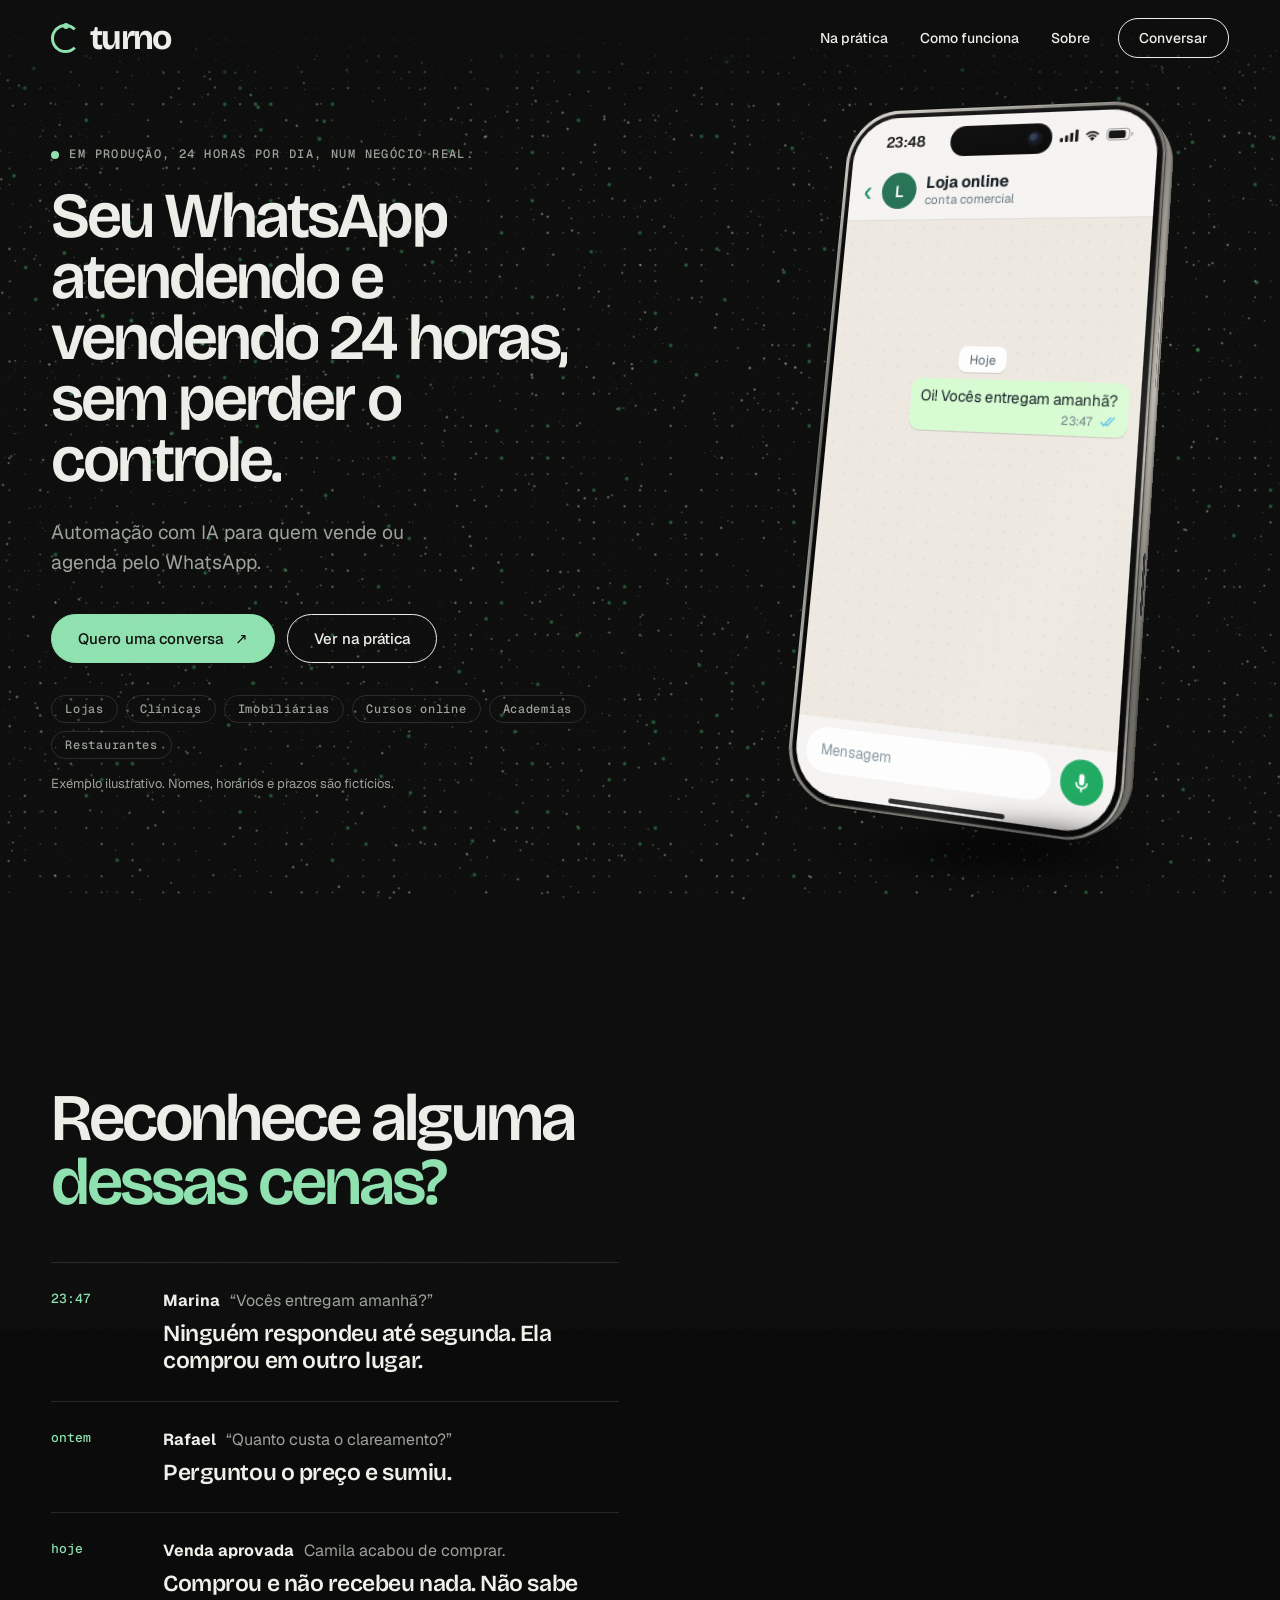
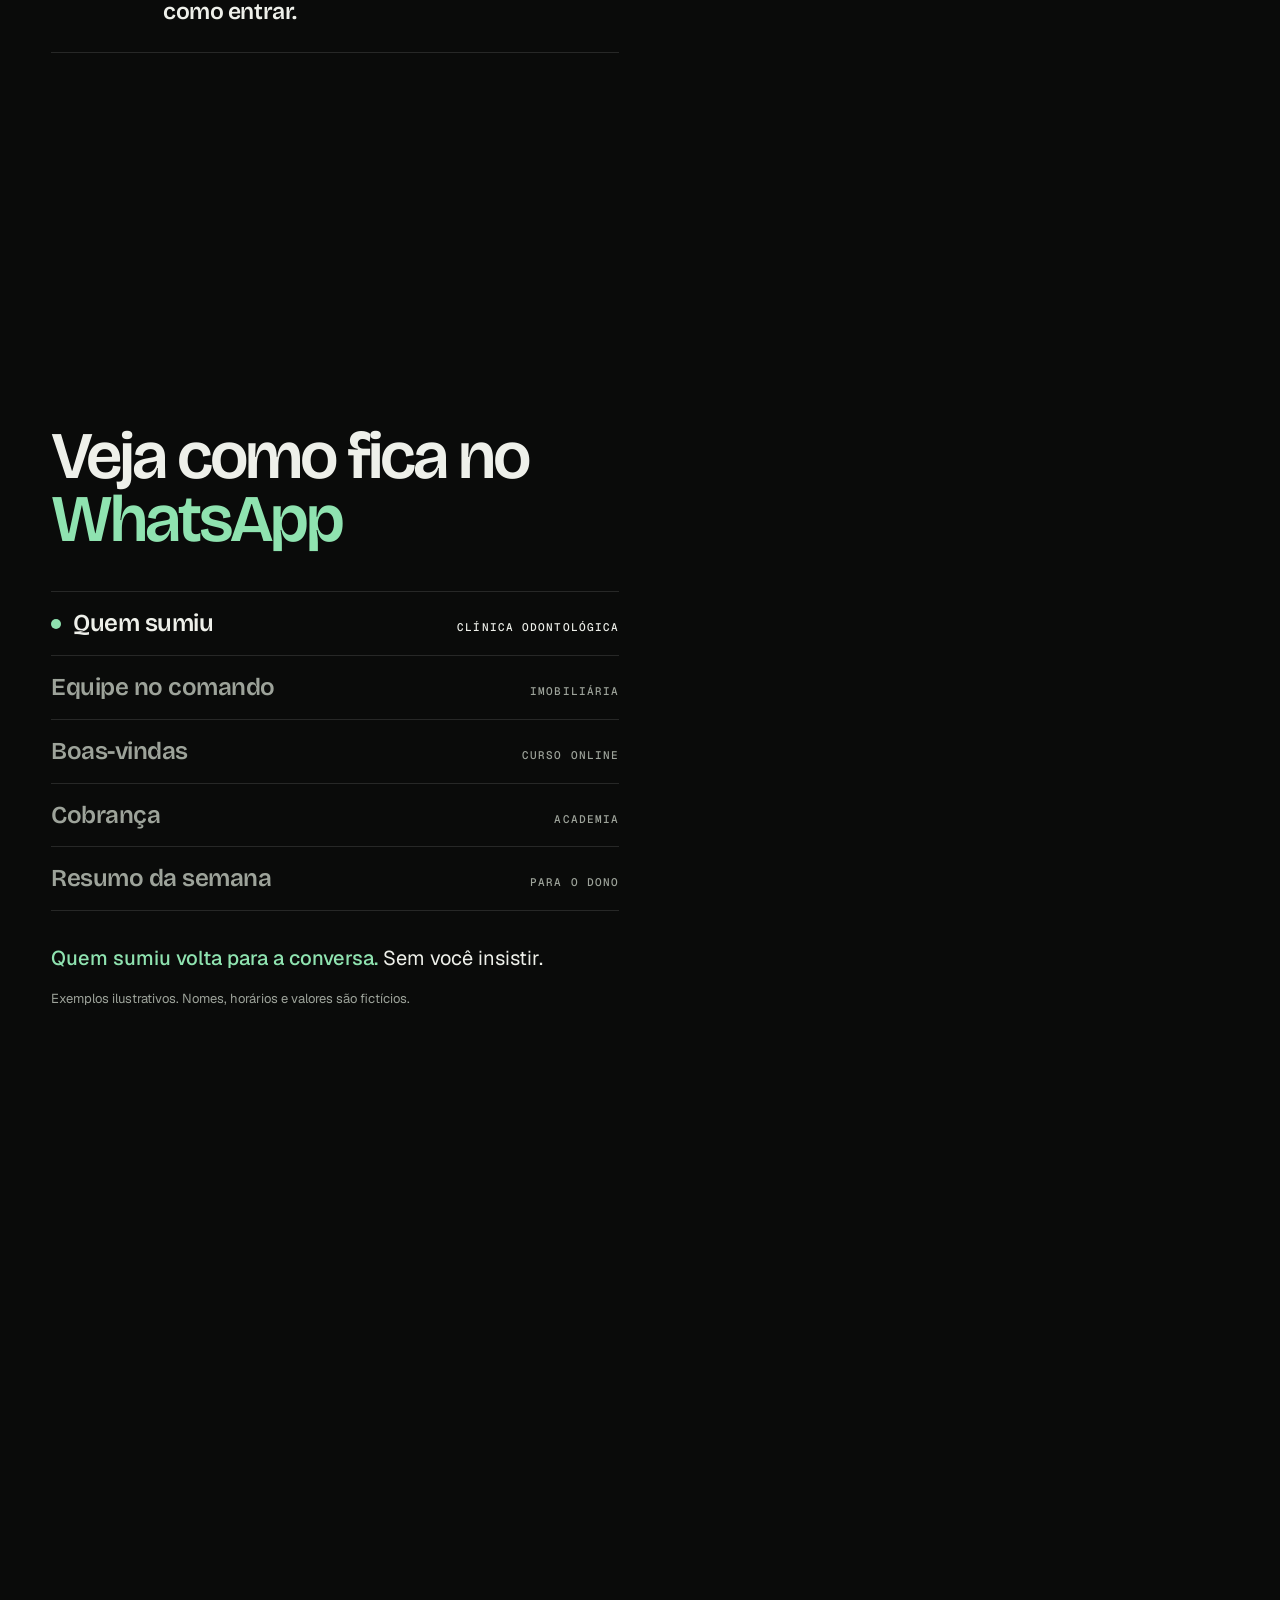
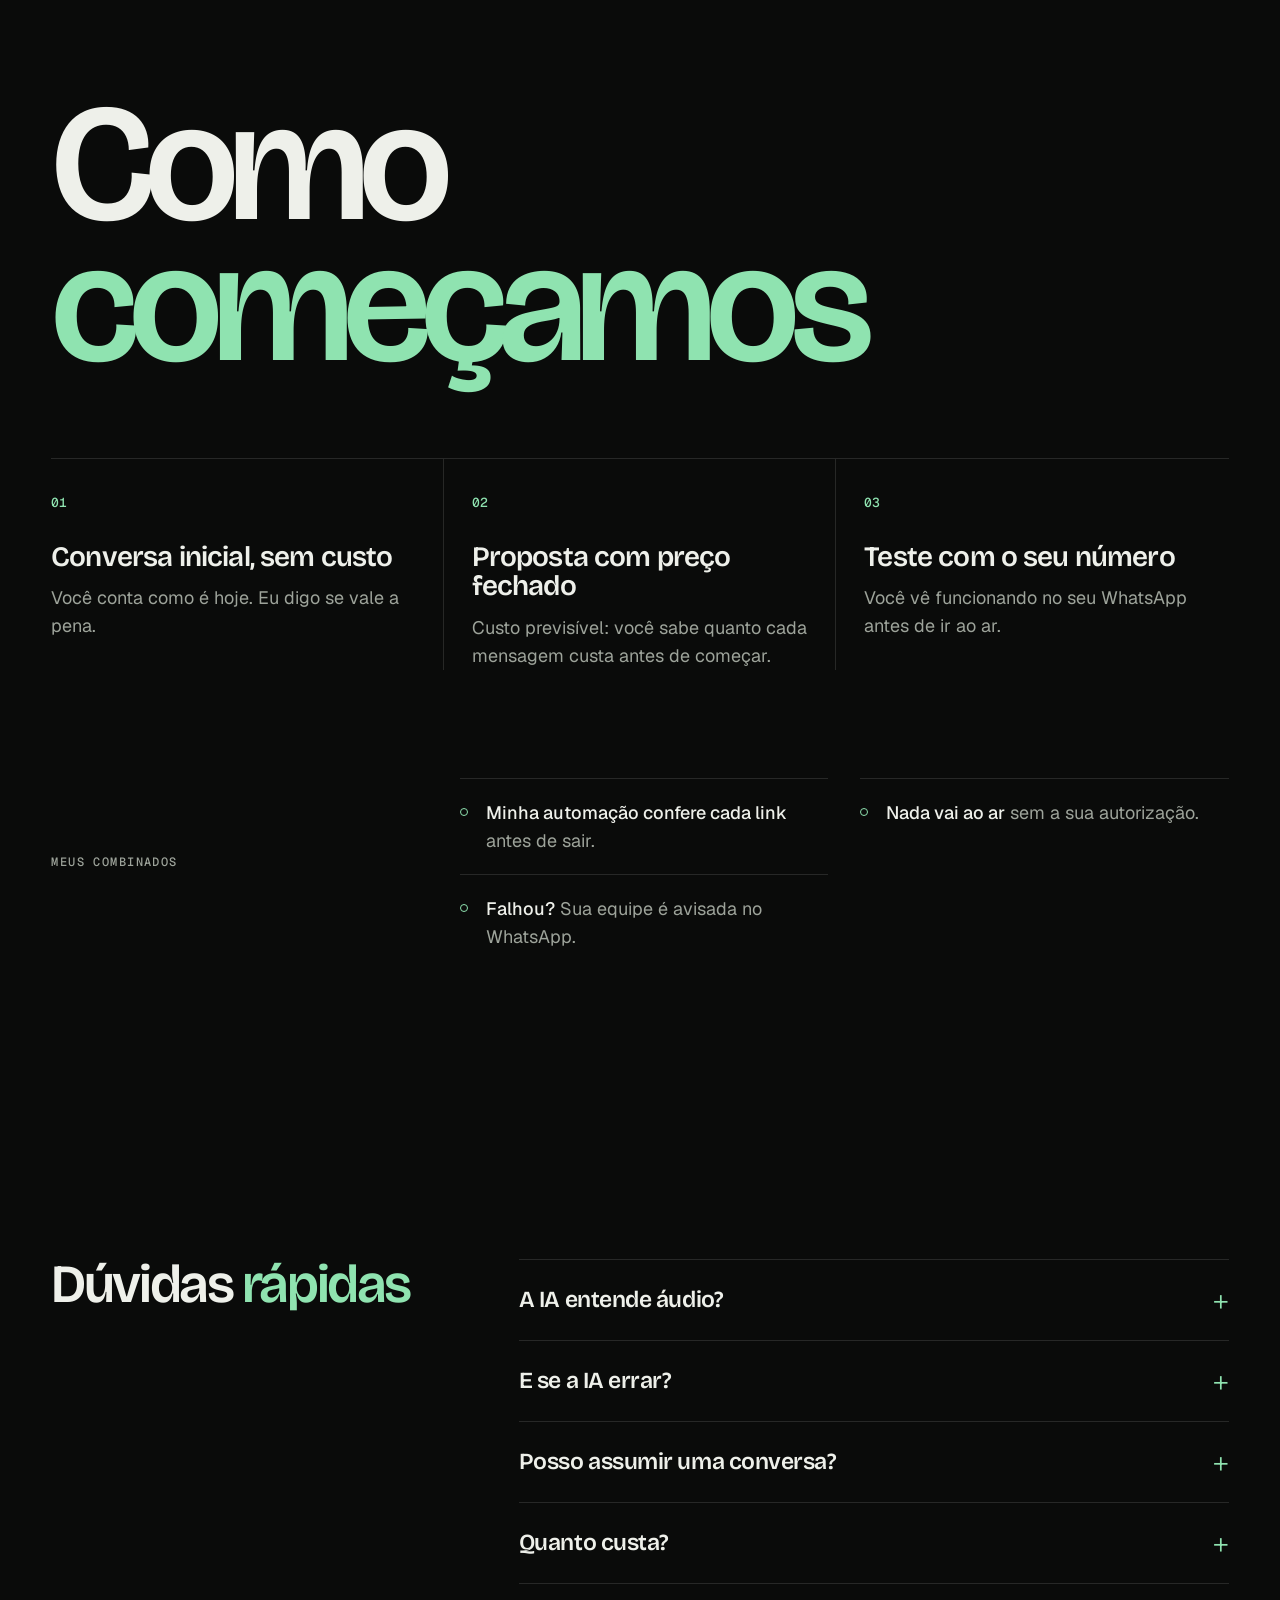
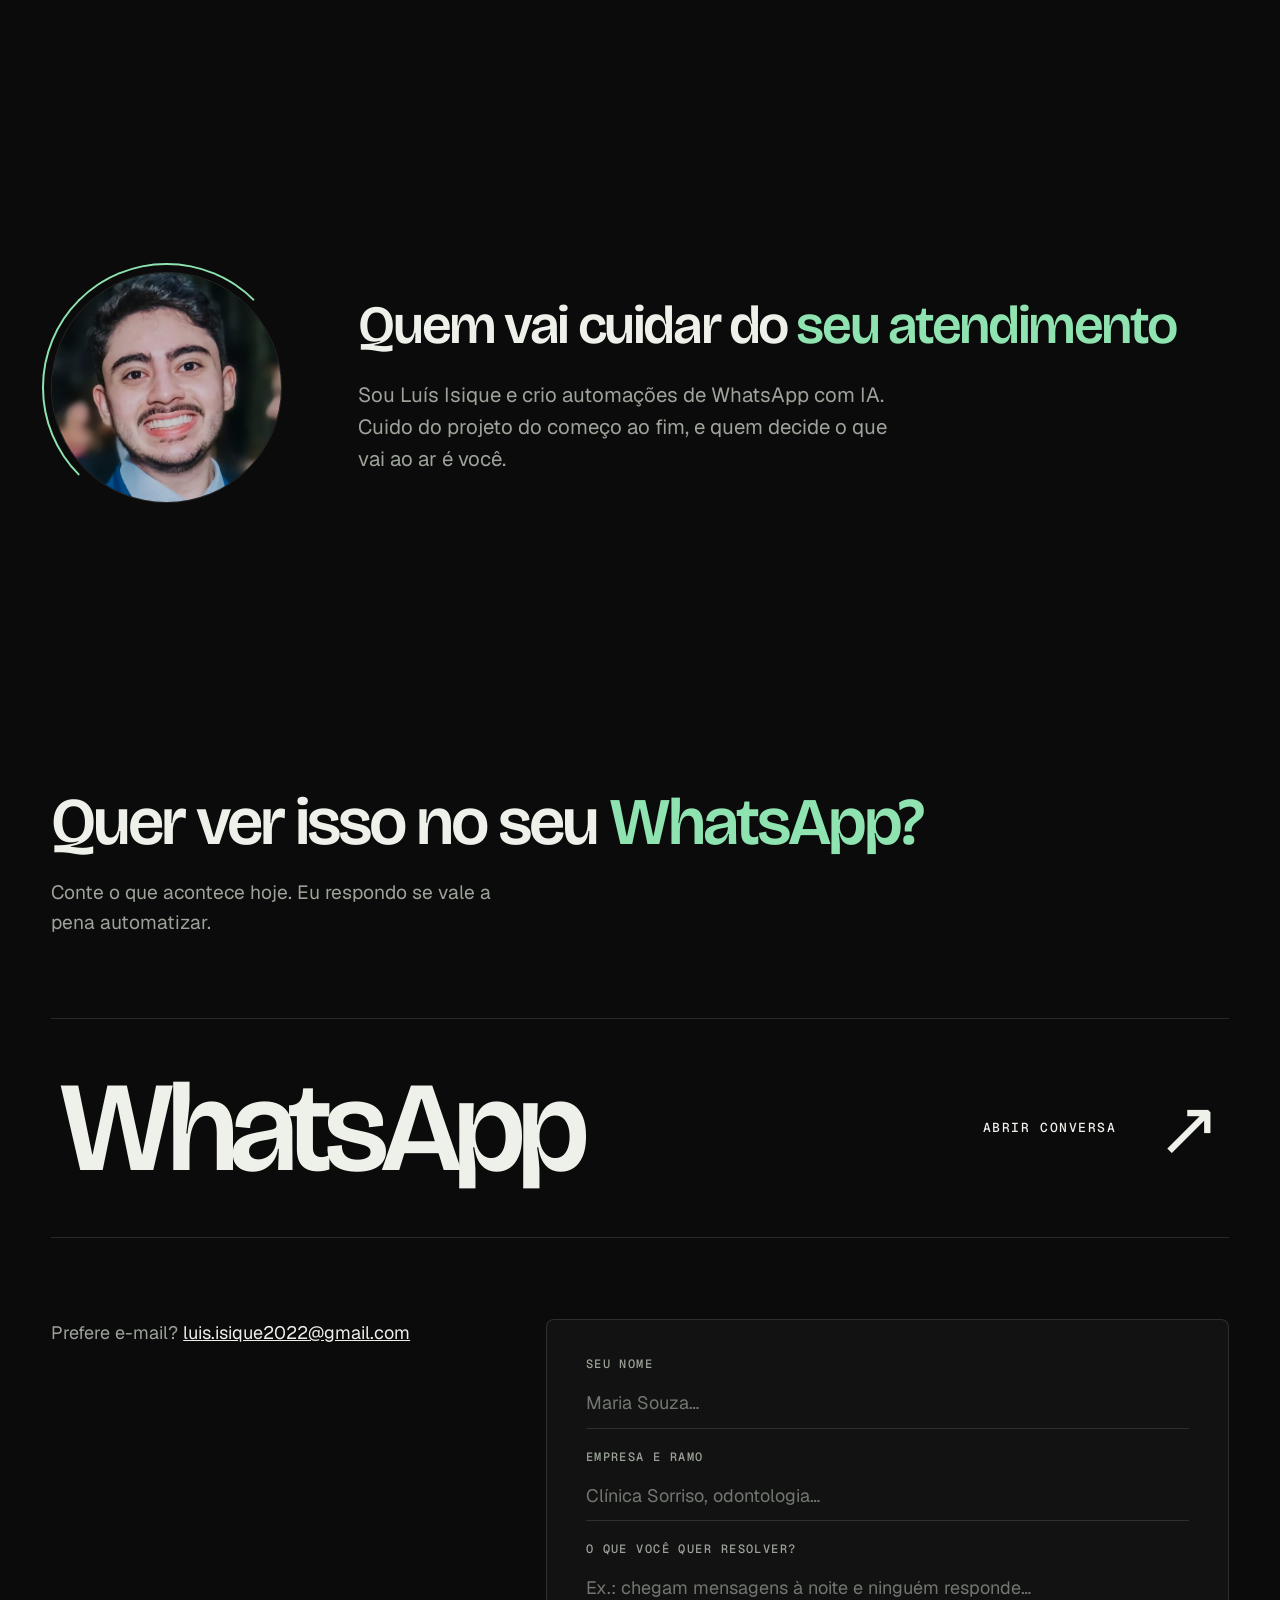
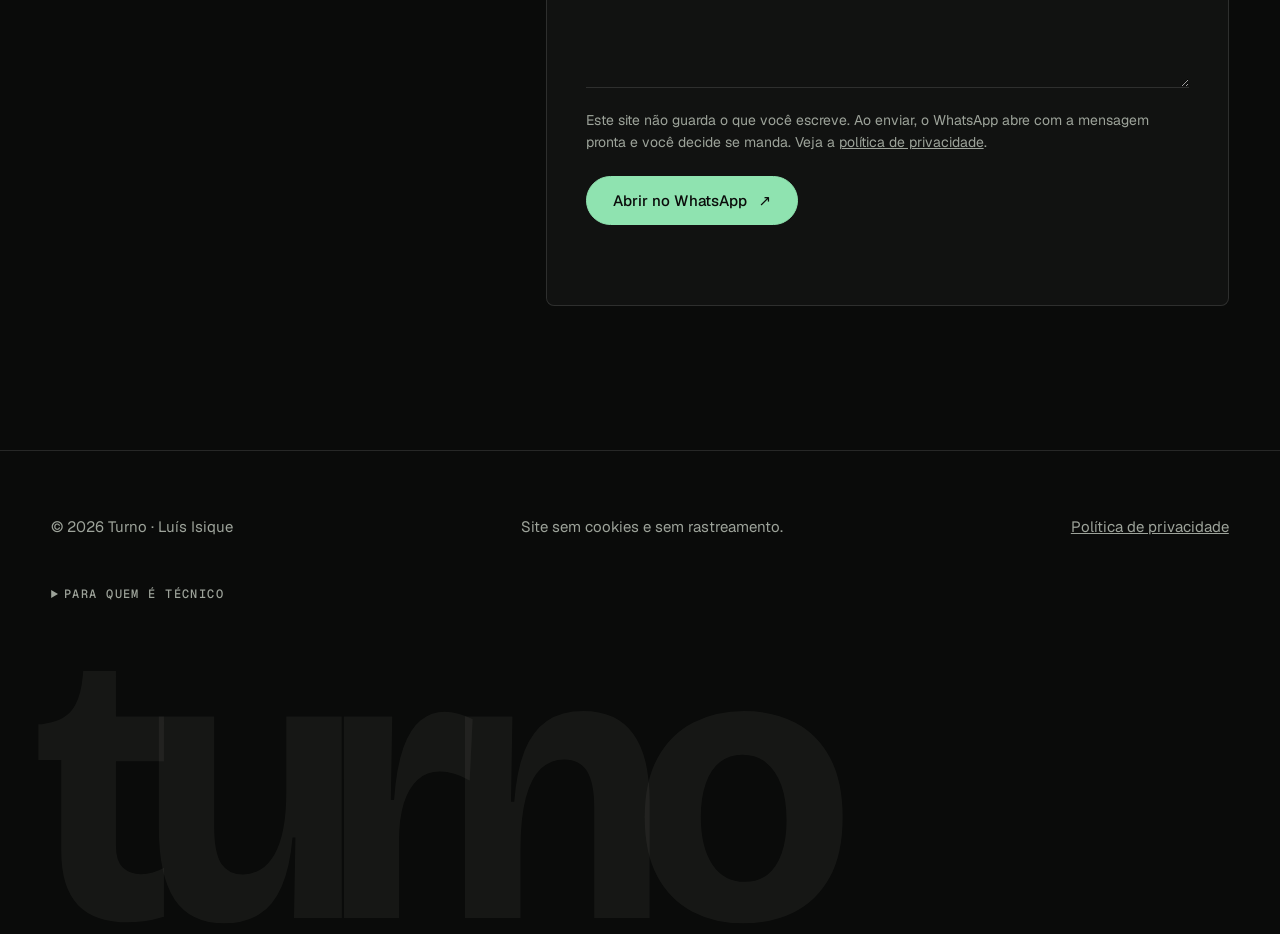
<file: index.html>
<!doctype html>
<html lang="pt-BR">
<head>
<meta charset="utf-8">
<meta name="viewport" content="width=device-width, initial-scale=1">
<title>Turno · Automação de WhatsApp com IA</title>
<meta name="description" content="Seu WhatsApp atendendo e vendendo 24 horas, sem perder o controle. Automação com IA para quem vende ou agenda pelo WhatsApp.">
<meta name="theme-color" content="#0A0B0A">
<link rel="icon" href="data:image/svg+xml,%3Csvg xmlns='http://www.w3.org/2000/svg' viewBox='0 0 32 32'%3E%3Crect width='32' height='32' rx='9' fill='%230A0B0A'/%3E%3Ccircle cx='16' cy='16' r='8.5' fill='none' stroke='%238FE3B0' stroke-width='2.2' stroke-dasharray='40 14' transform='rotate(-90 16 16)'/%3E%3Ccircle cx='16' cy='7.5' r='2.4' fill='%238FE3B0'/%3E%3C/svg%3E">
<link rel="stylesheet" href="styles.css">
<script src="assets/vendor/lenis.min.js" defer></script>
<script src="assets/app.min.js" defer></script>
</head>
<body>
<a class="pular" href="#conteudo">Pular para o conteúdo</a>

<canvas id="campo" aria-hidden="true"></canvas>
<div class="grao" aria-hidden="true"></div>

<header class="topo">
  <a class="marca" href="#inicio" aria-label="Turno, início"><span class="marca-anel" aria-hidden="true"></span>turno</a>
  <nav class="topo-nav" aria-label="Seções">
    <a href="#pratica">Na prática</a>
    <a href="#processo">Como funciona</a>
    <a href="#sobre">Sobre</a>
  </nav>
  <a class="botao botao-topo" href="#contato">Conversar</a>
  <button class="topo-menu" aria-expanded="false" aria-controls="menu-celular">Menu</button>
</header>
<nav class="menu-celular" id="menu-celular" aria-label="Seções" hidden>
  <a href="#pratica">Na prática</a>
  <a href="#processo">Como funciona</a>
  <a href="#sobre">Sobre</a>
  <a href="#contato">Conversar</a>
</nav>

<main id="conteudo">

<!-- Jornada: o iPhone acompanha a rolagem até "Na prática" e para ali -->
<div class="jornada" id="inicio">
  <div class="palco" aria-hidden="false">
    <div class="cena3d">
      <div class="iphone" data-tela="heroi">
        <div class="iphone-camadas" aria-hidden="true"></div>
        <span class="botao-lado botao-acao" aria-hidden="true"></span>
        <span class="botao-lado botao-vol1" aria-hidden="true"></span>
        <span class="botao-lado botao-vol2" aria-hidden="true"></span>
        <span class="botao-lado botao-power" aria-hidden="true"></span>
        <span class="botao-lado botao-camera" aria-hidden="true"></span>
        <div class="iphone-frente">
          <div class="tela">
            <span class="ilha" aria-hidden="true"></span>
            <span class="indicador" aria-hidden="true"></span>
            <div class="status" aria-hidden="true"><span class="relogio">--:--</span><span class="status-icones">
              <svg viewBox="0 0 18 12" width="17" height="11"><rect x="0" y="8" width="3" height="4" rx="1"/><rect x="5" y="5.5" width="3" height="6.5" rx="1"/><rect x="10" y="3" width="3" height="9" rx="1"/><rect x="15" y="0" width="3" height="12" rx="1"/></svg>
              <svg viewBox="0 0 16 12" width="15" height="11"><path d="M8 11.6 5.6 9.1a3.4 3.4 0 0 1 4.8 0Z"/><path d="M3.5 7a6.4 6.4 0 0 1 9 0l-1.3 1.3a4.6 4.6 0 0 0-6.4 0Z"/><path d="M1.3 4.8a9.5 9.5 0 0 1 13.4 0l-1.3 1.3a7.7 7.7 0 0 0-10.8 0Z"/></svg>
              <svg viewBox="0 0 27 12" width="25" height="11"><rect x=".5" y=".5" width="22" height="11" rx="3.2" fill="none" stroke="currentColor" opacity=".4"/><rect x="2.2" y="2.2" width="16.5" height="7.6" rx="1.8"/><path d="M24.3 4.2v3.6c.8-.3 1.3-1 1.3-1.8s-.5-1.5-1.3-1.8Z" opacity=".45"/></svg>
            </span></div>

            <!-- Tela 1: a loja respondendo de madrugada -->
            <section class="app app-heroi" aria-label="Conversa de exemplo: loja online respondendo às 23h47">
              <div class="zap-topo">
                <span class="voltar" aria-hidden="true">‹</span>
                <span class="avatar" aria-hidden="true">L</span>
                <p class="zap-nome"><strong>Loja online</strong><small>conta comercial</small></p>
              </div>
              <ol class="chat" data-chat="heroi">
                <li class="msg sistema">Hoje</li>
                <li class="msg eu">Oi! Vocês entregam amanhã?<span class="meta">23:47 <svg class="tique" viewBox="0 0 16 11" width="16" height="11" aria-hidden="true"><path d="M1 6.2 3.8 9 10 1.6M6 8.2 7.2 9 13.4 1.6" fill="none" stroke="currentColor" stroke-width="1.4" stroke-linecap="round" stroke-linejoin="round"/></svg></span></li>
                <li class="msg ele">Oi! Entregamos sim. Me passa o seu CEP que eu confirmo o prazo.<span class="meta">23:47</span></li>
                <li class="msg eu audio"><span class="play" aria-hidden="true"><svg viewBox="0 0 12 14" width="11" height="13"><path d="M1.2 1.2 10.8 7l-9.6 5.8Z" fill="currentColor"/></svg></span><span class="onda" aria-hidden="true"><i></i><i></i><i></i><i></i><i></i><i></i><i></i><i></i><i></i><i></i><i></i><i></i><i></i><i></i><i></i><i></i></span><span class="sr">Mensagem de voz, 6 segundos.</span><span class="meta">0:06 · 23:48 <svg class="tique" viewBox="0 0 16 11" width="16" height="11" aria-hidden="true"><path d="M1 6.2 3.8 9 10 1.6M6 8.2 7.2 9 13.4 1.6" fill="none" stroke="currentColor" stroke-width="1.4" stroke-linecap="round" stroke-linejoin="round"/></svg></span></li>
                <li class="msg ele">Ouvi o seu áudio. Para o CEP 01310-100, a entrega chega amanhã até as 18h.<span class="meta">23:48</span></li>
              </ol>
              <div class="zap-base" aria-hidden="true"><span class="campo-msg">Mensagem</span><span class="mic"><svg viewBox="0 0 24 24" width="18" height="18" aria-hidden="true"><path fill="currentColor" d="M12 15a3 3 0 0 0 3-3V6a3 3 0 0 0-6 0v6a3 3 0 0 0 3 3Zm5-3a5 5 0 0 1-10 0H5a7 7 0 0 0 6 6.9V22h2v-3.1A7 7 0 0 0 19 12h-2Z"/></svg></span></div>
            </section>

            <!-- Tela 2: tela de bloqueio com as cenas sem resposta -->
            <section class="app app-bloqueio" aria-label="Notificações sem resposta">
              <p class="bloqueio-hora" aria-hidden="true">23:47</p>
              <p class="bloqueio-data" aria-hidden="true">sexta-feira</p>
              <ul class="notificacoes">
                <li data-n="1"><span class="n-app">WhatsApp</span><strong>Marina</strong><span>Vocês entregam amanhã?</span><time>23:47</time></li>
                <li data-n="2"><span class="n-app">WhatsApp</span><strong>Rafael</strong><span>Quanto custa o clareamento?</span><time>ontem</time></li>
                <li data-n="3"><span class="n-app">Vendas</span><strong>Venda aprovada</strong><span>Camila acabou de comprar.</span><time>hoje</time></li>
              </ul>
            </section>

            <!-- Tela 3: Na prática, uma conversa por aba -->
            <section class="app app-pratica" aria-label="Conversas de exemplo">
              <div class="zap-topo">
                <span class="voltar" aria-hidden="true">‹</span>
                <span class="avatar" aria-hidden="true" data-inicial>C</span>
                <p class="zap-nome"><strong data-nome>Clínica</strong><small data-sub>conta comercial</small></p>
              </div>
              <ol class="chat" data-aba-chat="0" data-inicial="C" data-nome="Clínica" data-forte="Quem sumiu volta para a conversa." data-resto="Sem você insistir.">
                <li class="msg sistema">Terça-feira</li>
                <li class="msg eu">Quanto custa o clareamento?<span class="meta">15:02 <svg class="tique" viewBox="0 0 16 11" width="16" height="11" aria-hidden="true"><path d="M1 6.2 3.8 9 10 1.6M6 8.2 7.2 9 13.4 1.6" fill="none" stroke="currentColor" stroke-width="1.4" stroke-linecap="round" stroke-linejoin="round"/></svg></span></li>
                <li class="msg ele">Oi! O valor depende da avaliação. Quer que eu explique como funciona?<span class="meta">15:02</span></li>
                <li class="msg sistema">Quinta-feira</li>
                <li class="msg ele">Oi! Ficou alguma dúvida sobre o clareamento? Estou por aqui.<span class="meta">10:00</span></li>
                <li class="msg eu">Ficou sim! Pode me explicar?<span class="meta">10:12 <svg class="tique" viewBox="0 0 16 11" width="16" height="11" aria-hidden="true"><path d="M1 6.2 3.8 9 10 1.6M6 8.2 7.2 9 13.4 1.6" fill="none" stroke="currentColor" stroke-width="1.4" stroke-linecap="round" stroke-linejoin="round"/></svg></span></li>
              </ol>
              <ol class="chat" hidden data-aba-chat="1" data-inicial="I" data-nome="Imobiliária" data-forte="Sua equipe entra, a IA sai de cena." data-resto="Você no controle.">
                <li class="msg eu">Quero visitar o apartamento do anúncio.<span class="meta">14:20 <svg class="tique" viewBox="0 0 16 11" width="16" height="11" aria-hidden="true"><path d="M1 6.2 3.8 9 10 1.6M6 8.2 7.2 9 13.4 1.6" fill="none" stroke="currentColor" stroke-width="1.4" stroke-linecap="round" stroke-linejoin="round"/></svg></span></li>
                <li class="msg ele">Boa! Qual dia fica melhor para você?<span class="meta">14:20</span></li>
                <li class="msg eu">Amanhã à tarde. Posso falar com um corretor?<span class="meta">14:21 <svg class="tique" viewBox="0 0 16 11" width="16" height="11" aria-hidden="true"><path d="M1 6.2 3.8 9 10 1.6M6 8.2 7.2 9 13.4 1.6" fill="none" stroke="currentColor" stroke-width="1.4" stroke-linecap="round" stroke-linejoin="round"/></svg></span></li>
                <li class="msg sistema aviso">Carla, da equipe, entrou na conversa. A IA fica em silêncio.</li>
                <li class="msg ele"><strong class="quem">Carla, da equipe</strong>Oi! Sou a Carla. Vou confirmar a visita agora.<span class="meta">14:22</span></li>
              </ol>
              <ol class="chat" hidden data-aba-chat="2" data-inicial="C" data-nome="Curso online" data-forte="Comprou, recebeu." data-resto="Sem esperar por ninguém.">
                <li class="msg sistema">Hoje</li>
                <li class="msg ele">Parabéns pela compra, Camila! Seu acesso já está liberado: <span class="link">area.seucurso.com.br</span><span class="meta">09:14</span></li>
                <li class="msg ele">Se tiver qualquer dúvida no primeiro acesso, é só responder aqui.<span class="meta">09:14</span></li>
                <li class="msg eu">Recebi! Já vou entrar. Obrigada!<span class="meta">09:20 <svg class="tique" viewBox="0 0 16 11" width="16" height="11" aria-hidden="true"><path d="M1 6.2 3.8 9 10 1.6M6 8.2 7.2 9 13.4 1.6" fill="none" stroke="currentColor" stroke-width="1.4" stroke-linecap="round" stroke-linejoin="round"/></svg></span></li>
              </ol>
              <ol class="chat" hidden data-aba-chat="3" data-inicial="A" data-nome="Academia" data-forte="Cobra sem constrangimento," data-resto="sempre com o link oficial.">
                <li class="msg sistema">Hoje</li>
                <li class="msg ele">Oi, Paulo! A mensalidade deste mês ainda não foi confirmada. Se você já pagou, é só ignorar esta mensagem.<span class="meta">10:00</span></li>
                <li class="msg ele">Para pagar, use o link oficial: <span class="link">suaacademia.com.br/pagar</span><span class="meta">10:00</span></li>
                <li class="msg eu">Esqueci mesmo! Pago agora, valeu.<span class="meta">10:08 <svg class="tique" viewBox="0 0 16 11" width="16" height="11" aria-hidden="true"><path d="M1 6.2 3.8 9 10 1.6M6 8.2 7.2 9 13.4 1.6" fill="none" stroke="currentColor" stroke-width="1.4" stroke-linecap="round" stroke-linejoin="round"/></svg></span></li>
              </ol>
              <ol class="chat" hidden data-aba-chat="4" data-inicial="R" data-nome="Resumo semanal" data-sub="mensagem automática" data-forte="O que importa da semana," data-resto="no seu WhatsApp.">
                <li class="msg sistema">Segunda-feira</li>
                <li class="msg ele"><strong class="quem">Resumo da semana</strong>Vendas: 14<br>Conversas atendidas: 96<br>Falhas: nenhuma<span class="meta">08:00</span></li>
              </ol>
              <div class="zap-base" aria-hidden="true"><span class="campo-msg">Mensagem</span><span class="mic"><svg viewBox="0 0 24 24" width="18" height="18" aria-hidden="true"><path fill="currentColor" d="M12 15a3 3 0 0 0 3-3V6a3 3 0 0 0-6 0v6a3 3 0 0 0 3 3Zm5-3a5 5 0 0 1-10 0H5a7 7 0 0 0 6 6.9V22h2v-3.1A7 7 0 0 0 19 12h-2Z"/></svg></span></div>
            </section>
          </div>
        </div>
        <!-- Cartões que flutuam em volta do celular, em profundidade -->
        <p class="flutua f1" aria-hidden="true"><strong>Respondeu fora do horário</strong><small>Mensagem das 23:47</small></p>
        <p class="flutua f2" aria-hidden="true"><strong>Entende áudio</strong><small>Transcreve e responde</small></p>
        <p class="flutua f3" aria-hidden="true"><strong>Conferido antes de enviar</strong><small>Só com dados da sua lista</small></p>
      </div>
      <div class="sombra" aria-hidden="true"></div>
    </div>
  </div>

  <div class="passos-jornada">
    <!-- 1. Abertura -->
    <section class="passo heroi" data-passo="heroi">
      <div class="passo-conteudo">
        <p class="selo revela"><span class="pulso"></span>Em produção, 24 horas por dia, num negócio real.</p>
        <h1 class="heroi-titulo" data-palavras>Seu WhatsApp atendendo e vendendo 24 horas, sem perder o controle.</h1>
        <p class="heroi-sub revela" style="--atraso:1s">Automação com IA para quem vende ou agenda pelo WhatsApp.</p>
        <div class="heroi-botoes revela" style="--atraso:1.15s">
          <a class="botao botao-cheio" href="#contato">Quero uma conversa <span class="seta" aria-hidden="true">↗</span></a>
          <a class="botao" href="#pratica">Ver na prática</a>
        </div>
        <ul class="segmentos revela" style="--atraso:1.3s" aria-label="Para quem é">
          <li>Lojas</li><li>Clínicas</li><li>Imobiliárias</li><li>Cursos online</li><li>Academias</li><li>Restaurantes</li>
        </ul>
        <p class="legenda revela" style="--atraso:1.4s">Exemplo ilustrativo. Nomes, horários e prazos são fictícios.</p>
      </div>
    </section>

    <!-- 2. Cenas -->
    <section class="passo cenas" data-passo="bloqueio">
      <div class="passo-conteudo">
        <h2 class="titulo-2 revela">Reconhece alguma <em>dessas cenas?</em></h2>
        <ol class="cenas-lista">
          <li class="revela"><span class="cena-num">23:47</span><p class="cena-quem"><strong>Marina</strong> “Vocês entregam amanhã?”</p><p class="cena-fim">Ninguém respondeu até segunda. Ela comprou em outro lugar.</p></li>
          <li class="revela"><span class="cena-num">ontem</span><p class="cena-quem"><strong>Rafael</strong> “Quanto custa o clareamento?”</p><p class="cena-fim">Perguntou o preço e sumiu.</p></li>
          <li class="revela"><span class="cena-num">hoje</span><p class="cena-quem"><strong>Venda aprovada</strong> Camila acabou de comprar.</p><p class="cena-fim">Comprou e não recebeu nada. Não sabe como entrar.</p></li>
        </ol>
      </div>
    </section>

    <!-- 3. Na prática: o celular para aqui -->
    <section class="passo pratica" id="pratica" data-passo="pratica">
      <div class="passo-conteudo">
        <h2 class="titulo-2 revela">Veja como fica no <em>WhatsApp</em></h2>
        <div class="abas revela" role="group" aria-label="Situações de exemplo">
          <button type="button" data-aba="0" aria-pressed="true"><strong>Quem sumiu</strong><small>Clínica odontológica</small></button>
          <button type="button" data-aba="1" aria-pressed="false"><strong>Equipe no comando</strong><small>Imobiliária</small></button>
          <button type="button" data-aba="2" aria-pressed="false"><strong>Boas-vindas</strong><small>Curso online</small></button>
          <button type="button" data-aba="3" aria-pressed="false"><strong>Cobrança</strong><small>Academia</small></button>
          <button type="button" data-aba="4" aria-pressed="false"><strong>Resumo da semana</strong><small>Para o dono</small></button>
        </div>
        <p class="frase revela" aria-live="polite"><strong>Quem sumiu volta para a conversa.</strong> <span>Sem você insistir.</span></p>
        <p class="legenda revela">Exemplos ilustrativos. Nomes, horários e valores são fictícios.</p>
      </div>
    </section>
  </div>
</div>

<!-- 4. Como começamos -->
<section class="cena processo" id="processo">
  <h2 class="titulo-gigante revela">Como <em>começamos</em></h2>
  <ol class="passos">
    <li class="revela"><span class="num">01</span><h3>Conversa inicial, sem custo</h3><p>Você conta como é hoje. Eu digo se vale a pena.</p></li>
    <li class="revela" style="--atraso:.1s"><span class="num">02</span><h3>Proposta com preço fechado</h3><p>Custo previsível: você sabe quanto cada mensagem custa antes de começar.</p></li>
    <li class="revela" style="--atraso:.2s"><span class="num">03</span><h3>Teste com o seu número</h3><p>Você vê funcionando no seu WhatsApp antes de ir ao ar.</p></li>
  </ol>
  <div class="combinados">
    <h3 class="selo revela">Meus combinados</h3>
    <ul>
      <li class="revela"><strong>Minha automação confere cada link</strong> antes de sair.</li>
      <li class="revela"><strong>Nada vai ao ar</strong> sem a sua autorização.</li>
      <li class="revela"><strong>Falhou?</strong> Sua equipe é avisada no WhatsApp.</li>
    </ul>
  </div>
</section>

<!-- 5. Dúvidas -->
<section class="cena duvidas" id="duvidas">
  <h2 class="titulo-3 revela">Dúvidas <em>rápidas</em></h2>
  <div class="duvidas-lista">
    <details class="revela" name="duvida"><summary>A IA entende áudio?</summary><p>Sim. Ela transcreve o áudio e responde.</p></details>
    <details class="revela" name="duvida"><summary>E se a IA errar?</summary><p>Ela só usa preço, prazo e link da sua lista, e a automação confere cada link antes de sair. O que não estiver na lista, ela confirma com a equipe.</p></details>
    <details class="revela" name="duvida"><summary>Posso assumir uma conversa?</summary><p>Pode. Quando alguém da equipe responde, a IA se cala.</p></details>
    <details class="revela" name="duvida"><summary>Quanto custa?</summary><p>Preço fechado na proposta. O custo por mensagem você vê antes de começar.</p></details>
  </div>
</section>

<!-- 6. Sobre -->
<section class="cena sobre" id="sobre">
  <div class="retrato revela"><img src="assets/img/luis.jpg" width="640" height="640" alt="Luís Isique, de terno azul, sorrindo" loading="lazy" decoding="async"></div>
  <div>
    <h2 class="titulo-3 revela">Quem vai cuidar do <em>seu atendimento</em></h2>
    <p class="sobre-texto revela">Sou Luís Isique e crio automações de WhatsApp com IA. Cuido do projeto do começo ao fim, e quem decide o que vai ao ar é você.</p>
  </div>
</section>

<!-- 7. Contato -->
<section class="cena contato" id="contato">
  <h2 class="titulo-2 revela">Quer ver isso no seu <em>WhatsApp?</em></h2>
  <p class="contato-sub revela">Conte o que acontece hoje. Eu respondo se vale a pena automatizar.</p>
  <a class="whats" href="https://wa.me/5518991919081" target="_blank" rel="noopener">
    <span class="whats-rotulo">WhatsApp</span>
    <span class="whats-numero">Abrir conversa</span>
    <span class="whats-seta" aria-hidden="true">↗</span>
  </a>
  <div class="contato-grade">
    <p class="contato-email revela">Prefere e-mail? <a href="mailto:luis.isique2022@gmail.com">luis.isique2022@gmail.com</a></p>
    <form class="formulario revela" id="form-contato" novalidate>
      <label>Seu nome <input name="nome" autocomplete="name" placeholder="Maria Souza…" required></label>
      <label>Empresa e ramo <input name="empresa" autocomplete="organization" placeholder="Clínica Sorriso, odontologia…" required></label>
      <label>O que você quer resolver? <textarea name="desafio" rows="4" autocomplete="off" placeholder="Ex.: chegam mensagens à noite e ninguém responde…" required></textarea></label>
      <p class="aviso-lgpd">Este site não guarda o que você escreve. Ao enviar, o WhatsApp abre com a mensagem pronta e você decide se manda. Veja a <a href="privacidade.html">política de privacidade</a>.</p>
      <button class="botao botao-cheio" type="submit">Abrir no WhatsApp <span class="seta" aria-hidden="true">↗</span></button>
      <p class="formulario-aviso" role="status"></p>
    </form>
  </div>
</section>
</main>

<footer class="rodape">
  <div class="rodape-linha">
    <p><span translate="no">© 2026 Turno · Luís Isique</span></p>
    <p>Site sem cookies e sem rastreamento.</p>
    <p><a href="privacidade.html">Política de privacidade</a></p>
  </div>
  <details class="tecnico">
    <summary>Para quem é técnico</summary>
    <p><strong>Ferramentas:</strong> n8n, WhatsApp, OpenAI (gpt-4o-mini e Whisper), Redis, PostgreSQL, Docker, Caddy, webhooks de plataformas de pagamento, JavaScript e Python.</p>
    <p><strong>A conferência de links:</strong> toda resposta da IA passa por um trecho de código antes de sair. Se houver um link de um domínio vigiado que não esteja na lista oficial, a resposta inteira é trocada por uma frase segura. É a única camada que não depende de o modelo obedecer ao prompt.</p>
    <p><strong>Testes:</strong> cada fluxo tem um teste em Node que roda o código dos nós sem enviar nada. O teste real é uma mensagem do número da empresa para ele mesmo.</p>
  </details>
  <div class="rodape-gigante" aria-hidden="true">turno</div>
</footer>
</body>
</html>
</file>
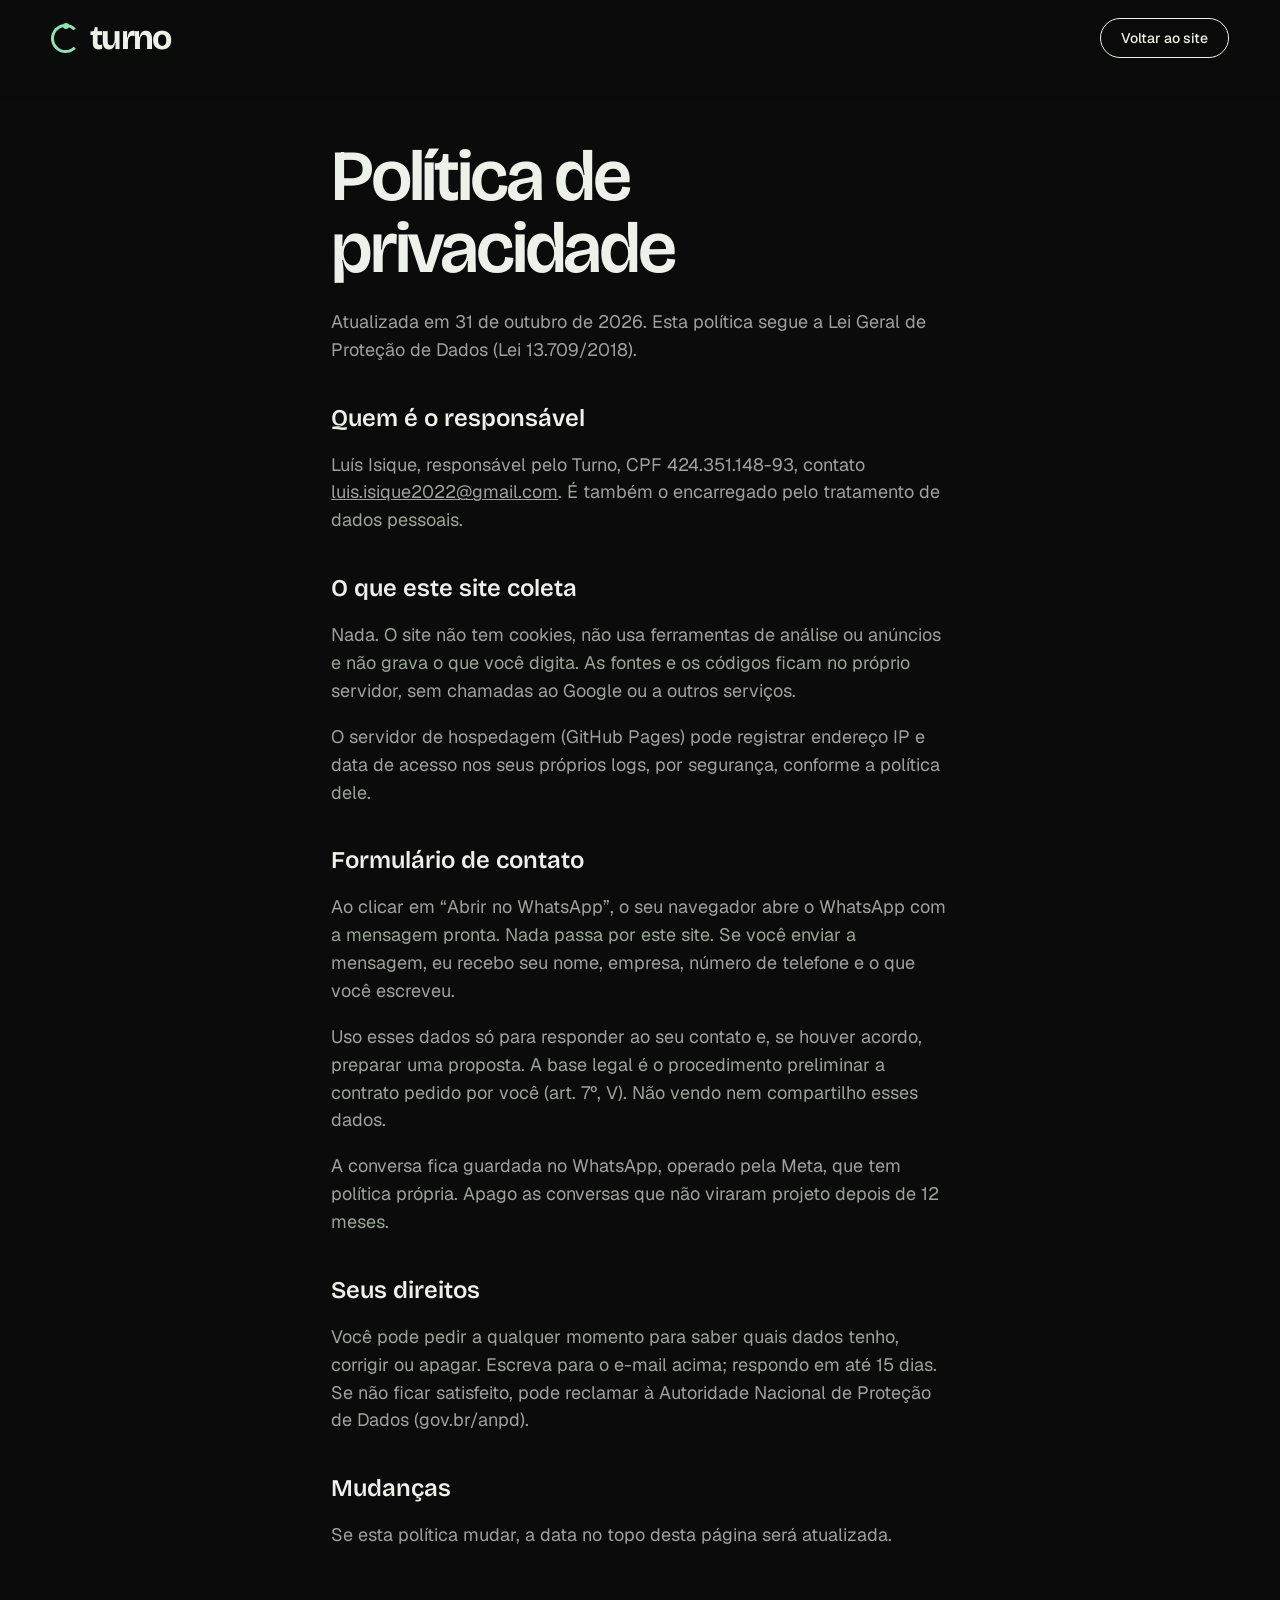
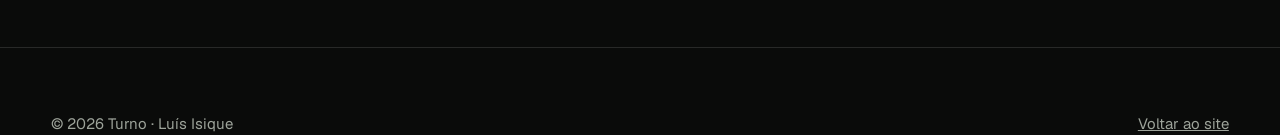
<file: privacidade.html>
<!doctype html>
<html lang="pt-BR">
<head>
<meta charset="utf-8">
<meta name="viewport" content="width=device-width, initial-scale=1">
<title>Política de privacidade · Turno</title>
<meta name="robots" content="noindex">
<meta name="theme-color" content="#0A0B0A">
<link rel="stylesheet" href="styles.css">
</head>
<body>
<a class="pular" href="#conteudo">Pular para o conteúdo</a>
<header class="topo">
  <a class="marca" href="./" aria-label="Turno, voltar ao site"><span class="marca-anel" aria-hidden="true"></span>turno</a>
  <span style="margin-left:auto"></span>
  <a class="botao botao-topo" href="./" style="display:inline-flex">Voltar ao site</a>
</header>
<main id="conteudo" class="legal">
  <h1>Política de privacidade</h1>
  <p>Atualizada em 31 de outubro de 2026. Esta política segue a Lei Geral de Proteção de Dados (Lei 13.709/2018).</p>
  <h2>Quem é o responsável</h2>
  <p>Luís Isique, responsável pelo Turno, CPF 424.351.148-93, contato <a href="mailto:luis.isique2022@gmail.com">luis.isique2022@gmail.com</a>. É também o encarregado pelo tratamento de dados pessoais.</p>
  <h2>O que este site coleta</h2>
  <p>Nada. O site não tem cookies, não usa ferramentas de análise ou anúncios e não grava o que você digita. As fontes e os códigos ficam no próprio servidor, sem chamadas ao Google ou a outros serviços.</p>
  <p>O servidor de hospedagem (GitHub Pages) pode registrar endereço IP e data de acesso nos seus próprios logs, por segurança, conforme a política dele.</p>
  <h2>Formulário de contato</h2>
  <p>Ao clicar em “Abrir no WhatsApp”, o seu navegador abre o WhatsApp com a mensagem pronta. Nada passa por este site. Se você enviar a mensagem, eu recebo seu nome, empresa, número de telefone e o que você escreveu.</p>
  <p>Uso esses dados só para responder ao seu contato e, se houver acordo, preparar uma proposta. A base legal é o procedimento preliminar a contrato pedido por você (art. 7º, V). Não vendo nem compartilho esses dados.</p>
  <p>A conversa fica guardada no WhatsApp, operado pela Meta, que tem política própria. Apago as conversas que não viraram projeto depois de 12 meses.</p>
  <h2>Seus direitos</h2>
  <p>Você pode pedir a qualquer momento para saber quais dados tenho, corrigir ou apagar. Escreva para o e-mail acima; respondo em até 15 dias. Se não ficar satisfeito, pode reclamar à Autoridade Nacional de Proteção de Dados (gov.br/anpd).</p>
  <h2>Mudanças</h2>
  <p>Se esta política mudar, a data no topo desta página será atualizada.</p>
</main>
<footer class="rodape"><div class="rodape-linha"><p>© 2026 Turno · Luís Isique</p><p><a href="./">Voltar ao site</a></p></div></footer>
</body>
</html>
</file>
<file: styles.css>
/* Turno. Paleta: grafite, tinta clara e um acento (verde-menta de "turno ativo"). Fontes no próprio servidor. */
@font-face { font-family: "Bricolage Grotesque"; src: url("assets/fonts/bricolage-grotesque.woff2") format("woff2"); font-weight: 200 800; font-display: swap; }
@font-face { font-family: "Geist"; src: url("assets/fonts/geist.woff2") format("woff2"); font-weight: 100 900; font-display: swap; }
@font-face { font-family: "Geist Mono"; src: url("assets/fonts/geist-mono.woff2") format("woff2"); font-weight: 100 900; font-display: swap; }

:root {
  --fundo: #0A0B0A;
  --superficie: #141614;
  --tinta: #EEF0EA;
  --tinta-suave: #9DA39A;
  --linha: rgba(238, 240, 234, .13);
  --acento: #8FE3B0;
  --display: "Bricolage Grotesque", system-ui, sans-serif;
  --sans: "Geist", system-ui, sans-serif;
  --mono: "Geist Mono", ui-monospace, monospace;
  --margem: clamp(16px, 4vw, 64px);
  --ease: cubic-bezier(.22, 1, .36, 1);
  color-scheme: dark;
}
*, *::before, *::after { box-sizing: border-box; }
html { -webkit-text-size-adjust: 100%; }
html.lenis, html.lenis body { height: auto; }
.lenis.lenis-smooth { scroll-behavior: auto !important; }
body { margin: 0; background: var(--fundo); color: var(--tinta); font: 400 18px/1.55 var(--sans); -webkit-font-smoothing: antialiased; overflow-x: clip; }
img { display: block; max-width: 100%; }
a { color: inherit; }
em { font-style: normal; color: var(--acento); }
::selection { background: var(--acento); color: var(--fundo); }
:focus-visible { outline: 2px solid var(--acento); outline-offset: 4px; border-radius: 4px; }
.sr, .pular:not(:focus) { position: absolute; width: 1px; height: 1px; overflow: hidden; clip-path: inset(50%); white-space: nowrap; }
.pular { position: fixed; top: 12px; left: 12px; z-index: 100; background: var(--acento); color: var(--fundo); padding: 10px 16px; }

#campo { position: fixed; inset: 0; width: 100%; height: 100%; z-index: 0; pointer-events: none; }
.grao {
  position: fixed; inset: -50%; z-index: 60; pointer-events: none; opacity: .05;
  background-image: url("data:image/svg+xml,%3Csvg xmlns='http://www.w3.org/2000/svg' width='160' height='160'%3E%3Cfilter id='n'%3E%3CfeTurbulence type='fractalNoise' baseFrequency='.9' numOctaves='3' stitchTiles='stitch'/%3E%3C/filter%3E%3Crect width='100%25' height='100%25' filter='url(%23n)'/%3E%3C/svg%3E");
  animation: grao 1.2s steps(6) infinite;
}
@keyframes grao { 0%{transform:translate(0,0)} 33%{transform:translate(-3%,2%)} 66%{transform:translate(2%,-3%)} 100%{transform:translate(0,0)} }
main, .rodape { position: relative; z-index: 1; }

/* Tipografia */
.selo { display: inline-flex; align-items: center; gap: 10px; margin: 0 0 24px; font: 500 12px/1.3 var(--mono); letter-spacing: .12em; text-transform: uppercase; color: var(--tinta-suave); }
.pulso { width: 8px; height: 8px; flex: none; border-radius: 50%; background: var(--acento); box-shadow: 0 0 0 0 rgba(143,227,176,.6); animation: pulso 2.4s infinite; }
@keyframes pulso { 70% { box-shadow: 0 0 0 10px rgba(143,227,176,0); } 100% { box-shadow: 0 0 0 0 rgba(143,227,176,0); } }
.titulo-2, .titulo-3, .titulo-gigante, .heroi-titulo { margin: 0; font-family: var(--display); font-weight: 600; letter-spacing: -.045em; line-height: .95; }
.titulo-2 { font-size: clamp(40px, 5.2vw, 88px); }
.titulo-3 { font-size: clamp(34px, 4.2vw, 68px); }
.titulo-gigante { font-size: clamp(64px, 13vw, 232px); letter-spacing: -.06em; line-height: .85; }
.legenda { margin: 16px 0 0; font: 400 13px/1.4 var(--sans); color: var(--tinta-suave); }

/* Botões */
.botao {
  --b: var(--tinta);
  display: inline-flex; align-items: center; gap: 12px; padding: 16px 26px; border-radius: 999px;
  border: 1px solid var(--b); color: var(--b); background: transparent; text-decoration: none; cursor: pointer;
  font: 500 15px/1 var(--sans); position: relative; overflow: hidden; isolation: isolate;
  transition: color .45s var(--ease), border-color .45s var(--ease);
}
.botao::before { content: ""; position: absolute; inset: 0; z-index: -1; background: var(--b); transform: translateY(101%); transition: transform .45s var(--ease); }
.botao:hover { color: var(--fundo); }
.botao:hover::before { transform: none; }
.botao .seta { transition: transform .45s var(--ease); }
.botao:hover .seta { transform: translate(3px, -3px); }
.botao-cheio { background: var(--acento); border-color: var(--acento); color: var(--fundo); --b: var(--tinta); }

/* Revelações */
.revela { opacity: 0; transform: translateY(32px); transition: opacity 1s var(--ease) var(--atraso, 0s), transform 1.1s var(--ease) var(--atraso, 0s); }
.revela.visivel { opacity: 1; transform: none; }
[data-palavras] .palavra { display: inline-block; overflow: hidden; vertical-align: top; padding-bottom: .1em; margin-bottom: -.1em; }
[data-palavras] .palavra > span { display: inline-block; transform: translateY(108%); transition: transform 1.1s var(--ease); transition-delay: calc(.15s + var(--i) * .055s); }
.pronto [data-palavras] .palavra > span { transform: none; }

/* Topo */
.topo { position: fixed; top: 0; left: 0; right: 0; z-index: 50; display: flex; align-items: center; gap: 28px; padding: 18px var(--margem); }
.topo::before { content: ""; position: absolute; inset: 0 0 -24px; z-index: -1; background: linear-gradient(var(--fundo) 30%, transparent); pointer-events: none; }
.marca { display: inline-flex; align-items: center; gap: 10px; text-decoration: none; font: 700 34px/1 var(--display); letter-spacing: -.05em; }
.marca-anel { width: 29px; height: 29px; border-radius: 50%; border: 3px solid var(--acento); border-right-color: transparent; position: relative; animation: girar 6s linear infinite; }
.marca-anel::after { content: ""; position: absolute; top: -4px; left: 50%; width: 6px; height: 6px; margin-left: -3px; border-radius: 50%; background: var(--acento); }
@keyframes girar { to { transform: rotate(360deg); } }
.relogio { font-variant-numeric: tabular-nums; color: var(--tinta); }
.topo-nav { margin-left: auto; display: flex; gap: 32px; font: 500 14px/1 var(--sans); }
.topo-nav a { text-decoration: none; position: relative; }
.topo-nav a::after { content: ""; position: absolute; left: 0; right: 0; bottom: -6px; height: 1px; background: currentColor; transform: scaleX(0); transform-origin: right; transition: transform .45s var(--ease); }
.topo-nav a:hover::after { transform: scaleX(1); transform-origin: left; }
.botao-topo { padding: 12px 20px; font-size: 14px; }
.topo-menu { display: none; background: none; border: 1px solid var(--tinta); color: var(--tinta); border-radius: 999px; padding: 10px 18px; font: 500 12px/1 var(--mono); letter-spacing: .12em; text-transform: uppercase; }
.menu-celular { position: fixed; inset: 0; z-index: 45; background: var(--fundo); display: flex; flex-direction: column; justify-content: flex-start; gap: 0; padding: 96px var(--margem) 32px; overflow-y: auto; overscroll-behavior: contain; animation: menu-entra .25s var(--ease); }
@keyframes menu-entra { from { opacity: 0; } }
.menu-celular[hidden] { display: none; }
.menu-celular a { font: 600 clamp(32px, 9vw, 44px)/1.1 var(--display); letter-spacing: -.04em; text-decoration: none; padding: 18px 0; border-bottom: 1px solid var(--linha); }
.menu-celular a:last-child { border-bottom: 0; color: var(--acento); }
@media (min-width: 961px) { .menu-celular { display: none !important; } }

/* ---------- Jornada com o iPhone ---------- */
.jornada { position: relative; display: grid; grid-template-columns: minmax(0, 1.1fr) minmax(0, 1fr); }
.palco { grid-column: 2; grid-row: 1; align-self: start; position: sticky; top: 0; height: 100vh; height: 100svh; display: grid; place-items: center; z-index: 1; pointer-events: none; }
.passos-jornada { grid-column: 1; grid-row: 1; position: relative; z-index: 2; }
.passo { min-height: 100vh; min-height: 100svh; display: flex; flex-direction: column; justify-content: center; padding: 120px var(--margem) 80px; }
.pratica { min-height: 150vh; justify-content: flex-start; padding-top: 25vh; }
.passo-conteudo { display: contents; }

.cena3d { position: relative; perspective: 1250px; perspective-origin: 50% 40%; transform: scale(var(--escala)); }
.iphone { --w: 300px; --h: 620px; --r: 50px; width: var(--w); height: var(--h); position: relative; transform-style: preserve-3d; will-change: transform; }
/* corpo: fatias de titânio empilhadas em profundidade (7,6 mm em escala), sombreadas como uma lateral arredondada */
.iphone-camadas, .iphone-camadas i { position: absolute; inset: 0; border-radius: var(--r); transform-style: preserve-3d; }
.iphone-camadas i { background: var(--fatia); transform: translateZ(var(--z)); backface-visibility: visible; }
/* botões laterais: placas viradas 90° ficam rentes à lateral do corpo e ganham volume ao girar o aparelho */
.botao-lado { position: absolute; left: 0; width: 10px; border-radius: 3px; background: linear-gradient(90deg, #5a5852, #c9c6be 35%, #8a877f 70%, #4d4b46); transform-origin: 0 50%; transform: translate3d(-1.6px, 0, -11px) rotateY(90deg); }
.botao-acao { top: 102px; height: 28px; }
.botao-vol1 { top: 148px; height: 50px; }
.botao-vol2 { top: 208px; height: 50px; }
.botao-power, .botao-camera { transform: translate3d(calc(var(--w) + 1.6px), 0, -11px) rotateY(90deg); }
.botao-power { top: 168px; height: 80px; }
/* Camera Control: faixa de safira rebaixada, mais escura que o titânio */
.botao-camera { top: 386px; height: 52px; width: 8px; border-radius: 4px; background: linear-gradient(90deg, #15161a, #3b3d44 45%, #1b1c20); box-shadow: 0 0 0 .6px rgba(190,186,176,.55); transform: translate3d(calc(var(--w) + .9px), 0, -12px) rotateY(90deg); }
/* frente: aro de titânio fino, borda preta, vidro */
.iphone-frente {
  position: absolute; inset: 0; border-radius: var(--r); padding: 2.5px;
  background: linear-gradient(145deg, #e3e0d8 0%, #8f8c84 18%, #5f5d57 40%, #b5b2aa 62%, #5b5953 82%, #cfccc4 100%);
  box-shadow: 0 0 0 .5px rgba(0,0,0,.7), inset 0 0 0 .5px rgba(255,255,255,.35);
}
.iphone-frente::after { /* reflexo do vidro que corre com o giro */
  content: ""; position: absolute; inset: 2.5px; border-radius: calc(var(--r) - 2.5px); pointer-events: none; z-index: 6;
  background:
    linear-gradient(115deg, transparent 38%, rgba(255,255,255,.11) 46%, rgba(255,255,255,.03) 51%, transparent 58%) var(--brilho, 50%) 0 / 280% 100% no-repeat,
    linear-gradient(170deg, rgba(255,255,255,.07), transparent 22%);
}
.tela { position: absolute; inset: 2.5px; border-radius: calc(var(--r) - 2.5px); background: #050505; overflow: hidden; box-shadow: inset 0 0 0 1px rgba(255,255,255,.05); }
.ilha { position: absolute; z-index: 5; top: 14px; left: 50%; width: 96px; height: 28px; margin-left: -48px; border-radius: 20px; background: #000; box-shadow: inset 0 0 0 .5px rgba(255,255,255,.04); }
.ilha::after { content: ""; position: absolute; right: 9px; top: 7px; width: 14px; height: 14px; border-radius: 50%; background: radial-gradient(circle at 38% 35%, #2b3550 0 18%, #0d1120 38%, #050608 70%); box-shadow: inset 0 0 0 1.5px #0b0b0c; }
.status { position: absolute; z-index: 4; top: 20px; left: 36px; right: 26px; display: flex; justify-content: space-between; align-items: center; font: 600 14px/1 -apple-system, "SF Pro Text", var(--sans); letter-spacing: -.01em; color: #0b0b0b; fill: currentColor; transition: color .5s; }
.iphone[data-tela="bloqueio"] .status { color: #fff; }
/* na tela de bloqueio do iPhone a barra de cima não mostra a hora: ela fica no relógio grande */
.iphone[data-tela="bloqueio"] .status .relogio { visibility: hidden; }
.indicador { position: absolute; z-index: 5; left: 50%; bottom: 7px; width: 104px; height: 4px; margin-left: -52px; border-radius: 2px; background: #0b0b0b; opacity: .9; transition: background .5s; }
.iphone[data-tela="bloqueio"] .indicador { background: #fff; opacity: .85; }
.status .relogio { color: inherit; }
.status-icones { display: flex; gap: 5px; align-items: center; }

.app { position: absolute; inset: 4.5px; border-radius: calc(var(--r) - 7px); box-shadow: inset 0 0 0 .5px rgba(0,0,0,.5); overflow: hidden; display: flex; flex-direction: column; opacity: 0; transition: opacity .6s var(--ease); background: #efeae2; color: #111b21; font-family: var(--sans); }
.iphone[data-tela="heroi"] .app-heroi, .iphone[data-tela="bloqueio"] .app-bloqueio, .iphone[data-tela="pratica"] .app-pratica { opacity: 1; z-index: 2; }
.zap-topo { display: flex; align-items: center; gap: 9px; padding: 52px 14px 10px; background: #f7f5f3; border-bottom: 1px solid #e3e0dc; }
.voltar { font-size: 26px; line-height: 1; color: #0b8a5f; }
.avatar { width: 34px; height: 34px; border-radius: 50%; display: grid; place-items: center; background: #1f6f4f; color: #fff; font: 600 15px/1 var(--sans); }
.zap-nome { margin: 0; display: grid; line-height: 1.2; }
.zap-nome strong { font-size: 15px; }
.zap-nome small { font-size: 11.5px; color: #667781; }
.chat { list-style: none; margin: 0; padding: 12px 10px; flex: 1; display: flex; flex-direction: column; justify-content: flex-end; gap: 6px; overflow: hidden;
  background-color: #efeae2; background-image: radial-gradient(rgba(0,0,0,.035) 1px, transparent 1.2px); background-size: 14px 14px; }
.chat[hidden] { display: none; }
.msg { max-width: 84%; padding: 7px 9px 6px; border-radius: 9px; font-size: 13.5px; line-height: 1.32; background: #fff; box-shadow: 0 1px .5px rgba(11,20,26,.13); position: relative; }
.msg.eu { align-self: flex-end; background: #d9fdd3; }
.msg.ele { align-self: flex-start; }
.msg.sistema { align-self: center; background: #fff; font-size: 11.5px; color: #54656f; padding: 4px 10px; border-radius: 7px; }
.msg.aviso { background: #fff3c4; text-align: center; max-width: 92%; }
.meta { display: block; text-align: right; font-size: 10.5px; color: #667781; margin-top: 2px; }
.tique { color: #53bdeb; display: inline-block; vertical-align: -1px; margin-left: 3px; width: 15px; height: 10px; }
.quem { display: block; font-size: 12.5px; color: #1f6f4f; margin-bottom: 2px; }
.link { color: #027eb5; text-decoration: underline; }
.audio { display: flex; align-items: center; gap: 8px; flex-wrap: wrap; min-width: 190px; }
.audio .play { color: #54656f; display: grid; place-items: center; }
.onda { display: flex; gap: 2px; align-items: center; height: 22px; flex: 1; }
.onda i { width: 2.5px; border-radius: 2px; background: #8f9a92; height: 40%; }
.onda i:nth-child(3n) { height: 85%; } .onda i:nth-child(4n+1) { height: 60%; } .onda i:nth-child(5n+2) { height: 30%; }
.audio .meta { flex-basis: 100%; }
.digitando { align-self: flex-start; background: #fff; border-radius: 9px; padding: 9px 12px; display: flex; gap: 4px; box-shadow: 0 1px .5px rgba(11,20,26,.13); }
.digitando i { width: 6px; height: 6px; border-radius: 50%; background: #9aa5a0; animation: digita 1s infinite; }
.digitando i:nth-child(2) { animation-delay: .15s; } .digitando i:nth-child(3) { animation-delay: .3s; }
@keyframes digita { 30% { transform: translateY(-3px); opacity: 1; } 0%, 60%, 100% { opacity: .4; transform: none; } }
.zap-base { display: flex; align-items: center; gap: 8px; padding: 8px 10px 20px; background: #f7f5f3; }
.campo-msg { flex: 1; background: #fff; border-radius: 20px; padding: 9px 14px; font-size: 13px; color: #8696a0; }
.mic { width: 36px; height: 36px; border-radius: 50%; display: grid; place-items: center; background: #1daa61; color: #fff; }
/* mensagens que entram uma a uma */
.js .chat .msg { opacity: 0; transform: translateY(10px) scale(.96); transform-origin: bottom left; transition: opacity .45s var(--ease), transform .55s var(--ease); }
.js .chat .msg.eu { transform-origin: bottom right; }
.js .chat .msg.mostra { opacity: 1; transform: none; }
.js .chat .msg.oculta { display: none; }

/* Tela de bloqueio */
.app-bloqueio { background: radial-gradient(120% 80% at 50% 0%, #2d4a3c, #0f1713 60%, #050706); color: #fff; padding: 64px 12px 16px; justify-content: flex-start; }
.bloqueio-hora { margin: 6px 0 0; text-align: center; font: 600 64px/1 var(--display); letter-spacing: -.04em; }
.bloqueio-data { margin: 4px 0 26px; text-align: center; font-size: 14px; opacity: .8; }
.notificacoes { list-style: none; margin: 0; padding: 0; display: grid; gap: 8px; }
.notificacoes li { display: grid; grid-template-columns: 1fr auto; gap: 1px 8px; padding: 11px 13px; border-radius: 18px; background: rgba(255,255,255,.16); backdrop-filter: blur(16px); font-size: 13px; line-height: 1.3; }
.n-app { grid-column: 1 / -1; font-size: 10.5px; text-transform: uppercase; letter-spacing: .06em; opacity: .7; }
.notificacoes strong { grid-column: 1; }
.notificacoes span:not(.n-app) { grid-column: 1; opacity: .92; }
.notificacoes time { grid-column: 2; grid-row: 2; font-size: 11px; opacity: .65; }
.js .notificacoes li { opacity: 0; transform: translateY(-14px) scale(.96); transition: opacity .5s var(--ease), transform .6s var(--ease); transition-delay: calc(var(--d, 0) * .35s + .2s); }
.js .iphone[data-tela="bloqueio"] .notificacoes li { opacity: 1; transform: none; }

/* Cartões flutuantes */
.flutua {
  position: absolute; margin: 0; display: grid; gap: 1px; padding: 10px 14px 10px 34px; border-radius: 13px; white-space: nowrap;
  background: rgba(20,22,20,.94); border: 1px solid var(--linha); color: var(--tinta); font-size: 14px;
  box-shadow: 0 24px 48px -16px rgba(0,0,0,.7); font-size: 13px; opacity: 0; transition: opacity .7s var(--ease), translate .9s var(--ease);
  translate: 0 12px;
}
.flutua::before { content: ""; position: absolute; left: 13px; top: 50%; width: 10px; height: 10px; margin-top: -5px; border-radius: 50%; background: var(--acento); box-shadow: 0 0 12px var(--acento); }
.flutua small { color: var(--tinta-suave); font-size: 11.5px; }
.f1 { left: -214px; top: 118px; transform: translateZ(40px); }
.f2 { right: -136px; top: 122px; transform: translateZ(50px); }
.f3 { left: -226px; top: 540px; transform: translateZ(30px); }
.iphone[data-tela="heroi"] .flutua.ligado { opacity: 1; translate: 0 0; }
.sombra { position: absolute; left: 50%; bottom: -64px; width: 300px; height: 60px; margin-left: -150px; border-radius: 50%; background: radial-gradient(closest-side, rgba(0,0,0,.85), rgba(0,0,0,.35) 60%, transparent); filter: blur(10px); transform: translateX(var(--sombra-x, 0px)) scaleX(var(--sombra, 1)); }
.sombra::after { content: ""; position: absolute; left: 25%; right: 25%; top: 40%; height: 12px; border-radius: 50%; background: rgba(0,0,0,.8); filter: blur(6px); }

/* Textos da jornada */
.heroi-titulo { font-size: clamp(44px, 5vw, 88px); max-width: 13.5ch; }
.heroi-sub { margin: 28px 0 0; max-width: 28ch; font-size: clamp(18px, 1.5vw, 22px); color: var(--tinta-suave); }
.heroi-botoes { display: flex; gap: 12px; flex-wrap: wrap; margin-top: 36px; }
.segmentos { list-style: none; margin: 32px 0 0; padding: 0; display: flex; flex-wrap: wrap; gap: 8px; }
.segmentos li { padding: 7px 13px; border: 1px solid var(--linha); border-radius: 999px; font: 500 12px/1 var(--mono); letter-spacing: .06em; color: var(--tinta-suave); }
.cenas-lista { list-style: none; margin: 48px 0 0; padding: 0; display: grid; gap: 0; border-top: 1px solid var(--linha); }
.cenas-lista li { display: grid; grid-template-columns: 88px 1fr; gap: 6px 24px; padding: 26px 0; border-bottom: 1px solid var(--linha); }
.cena-num { grid-row: 1 / 3; font: 500 13px/1.6 var(--mono); color: var(--acento); }
.cena-quem { margin: 0; color: var(--tinta-suave); font-size: 16px; }
.cena-quem strong { color: var(--tinta); margin-right: 6px; }
.cena-fim { margin: 0; font: 600 clamp(20px, 1.8vw, 26px)/1.2 var(--display); letter-spacing: -.02em; }
.abas { display: grid; gap: 0; margin-top: 40px; border-top: 1px solid var(--linha); }
.abas button {
  display: flex; justify-content: space-between; align-items: baseline; gap: 16px; padding: 18px 0; border: 0; border-bottom: 1px solid var(--linha);
  background: none; color: var(--tinta-suave); text-align: left; cursor: pointer; font: inherit; position: relative; transition: color .35s, padding .45s var(--ease);
}
.abas strong { font: 600 clamp(20px, 1.9vw, 28px)/1.1 var(--display); letter-spacing: -.02em; }
.abas small { font: 500 11px/1 var(--mono); letter-spacing: .1em; text-transform: uppercase; }
.abas button:hover, .abas button[aria-pressed="true"] { color: var(--tinta); }
.abas button[aria-pressed="true"] { padding-left: 22px; }
.abas button::before { content: ""; position: absolute; left: 0; top: 50%; width: 10px; height: 10px; margin-top: -5px; border-radius: 50%; background: var(--acento); transform: scale(0); transition: transform .45s var(--ease); }
.abas button[aria-pressed="true"]::before { transform: scale(1); }
.frase { margin: 32px 0 0; font-size: 20px; }
.frase strong { color: var(--acento); font-weight: 500; }

/* ---------- Demais cenas ---------- */
.cena { padding: clamp(104px, 16vh, 180px) var(--margem); }
.passos { list-style: none; margin: clamp(56px, 9vh, 96px) 0 0; padding: 0; display: grid; grid-template-columns: repeat(3, 1fr); border-top: 1px solid var(--linha); }
.passos li { padding: 28px 28px 0 0; border-right: 1px solid var(--linha); }
.passos li + li { padding-left: 28px; }
.passos li:last-child { border-right: 0; }
.passos .num { font: 500 13px/1 var(--mono); color: var(--acento); }
.passos h3 { margin: 28px 0 12px; font: 600 clamp(24px, 2.2vw, 34px)/1.05 var(--display); letter-spacing: -.03em; }
.passos p { margin: 0; color: var(--tinta-suave); max-width: 32ch; }
.combinados { display: grid; grid-template-columns: 1fr 2fr; gap: 24px; margin-top: clamp(80px, 12vh, 140px); }
.combinados ul { list-style: none; margin: 0; padding: 0; display: grid; grid-template-columns: 1fr 1fr; gap: 0 32px; }
.combinados li { padding: 20px 0 20px 26px; border-top: 1px solid var(--linha); position: relative; color: var(--tinta-suave); }
.combinados li::before { content: ""; position: absolute; left: 0; top: 29px; width: 8px; height: 8px; border-radius: 50%; border: 1.5px solid var(--acento); }
.combinados strong { color: var(--tinta); font-weight: 500; }

.duvidas { display: grid; grid-template-columns: 1fr 1.6fr; gap: 24px; }
.duvidas-lista { border-top: 1px solid var(--linha); }
.duvidas details { border-bottom: 1px solid var(--linha); }
.duvidas summary { list-style: none; display: flex; justify-content: space-between; gap: 24px; padding: 26px 0; font: 600 clamp(20px, 1.8vw, 26px)/1.2 var(--display); letter-spacing: -.02em; cursor: pointer; }
.duvidas summary::-webkit-details-marker { display: none; }
.duvidas summary::after { content: "+"; font: 300 28px/1 var(--sans); color: var(--acento); transition: transform .45s var(--ease); flex: none; }
.duvidas details[open] summary::after { transform: rotate(45deg); }
.duvidas details p { margin: 0 0 26px; max-width: 54ch; color: var(--tinta-suave); }

.sobre { display: grid; grid-template-columns: auto 1fr; gap: clamp(32px, 6vw, 96px); align-items: center; }
.retrato { width: clamp(140px, 18vw, 260px); aspect-ratio: 1; border-radius: 50%; display: grid; place-items: center; border: 1px solid var(--linha); position: relative; }
.retrato::before { content: ""; position: absolute; inset: -10px; border-radius: 50%; border: 2px solid var(--acento); border-right-color: transparent; border-bottom-color: transparent; animation: girar 14s linear infinite; }
.retrato img { width: 100%; height: 100%; border-radius: 50%; object-fit: cover; display: block; }
.sobre-texto { margin: 28px 0 0; max-width: 40ch; font-size: clamp(19px, 1.6vw, 24px); color: var(--tinta-suave); }

.contato-sub { margin: 24px 0 0; font-size: clamp(18px, 1.5vw, 22px); color: var(--tinta-suave); max-width: 36ch; }
.whats { display: grid; grid-template-columns: auto 1fr auto; align-items: center; gap: 16px 40px; margin: clamp(48px, 9vh, 96px) 0; padding: clamp(28px, 4vw, 56px) 0; border-top: 1px solid var(--linha); border-bottom: 1px solid var(--linha); text-decoration: none; position: relative; overflow: hidden; isolation: isolate; }
.whats::before { content: ""; position: absolute; inset: 0; z-index: -1; background: var(--acento); transform: scaleY(0); transform-origin: bottom; transition: transform .7s var(--ease); }
.whats:hover::before, .whats:focus-visible::before { transform: none; }
.whats:hover, .whats:focus-visible { color: var(--fundo); }
.whats-rotulo { font: 600 clamp(56px, 10vw, 180px)/.9 var(--display); letter-spacing: -.06em; padding-left: 8px; transition: transform .7s var(--ease); }
.whats:hover .whats-rotulo { transform: translateX(24px); }
.whats-numero { font: 500 13px/1.2 var(--mono); letter-spacing: .12em; text-transform: uppercase; justify-self: end; }
.whats-seta { font-size: clamp(40px, 6vw, 96px); line-height: 1; padding-right: 8px; transition: transform .7s var(--ease); }
.whats:hover .whats-seta { transform: rotate(45deg); }
.contato-grade { display: grid; grid-template-columns: 1fr 1.5fr; gap: 40px; align-items: start; }
.contato-email { margin: 0; font-size: 18px; color: var(--tinta-suave); }
.contato-email a { color: var(--tinta); }
.formulario { display: grid; gap: 22px; padding: clamp(24px, 3vw, 44px); background: rgba(20,22,20,.75); border: 1px solid var(--linha); border-radius: 8px; backdrop-filter: blur(10px); }
.formulario label { display: grid; gap: 8px; font: 500 12px/1 var(--mono); letter-spacing: .12em; text-transform: uppercase; color: var(--tinta-suave); }
input, textarea { width: 100%; padding: 12px 0; border: 0; border-bottom: 1px solid var(--linha); background: transparent; color: var(--tinta); font: 400 18px/1.4 var(--sans); text-transform: none; letter-spacing: 0; resize: vertical; border-radius: 0; }
input::placeholder, textarea::placeholder { color: rgba(157,163,154,.7); }
input:focus, textarea:focus { outline: none; border-bottom-color: var(--acento); }
.aviso-lgpd { margin: 0; font-size: 14px; color: var(--tinta-suave); }
.formulario .botao { justify-self: start; }
.formulario-aviso { margin: 0; min-height: 1.4em; font-size: 14px; color: var(--acento); }

.rodape { padding: 64px var(--margem) 0; border-top: 1px solid var(--linha); overflow: hidden; }
.rodape-linha { display: flex; justify-content: space-between; gap: 16px 32px; flex-wrap: wrap; font-size: 15px; color: var(--tinta-suave); }
.rodape-linha p { margin: 0; }
.tecnico { position: relative; z-index: 2; margin-top: 40px; max-width: 80ch; color: var(--tinta-suave); font-size: 15px; }
.tecnico summary { cursor: pointer; padding: 10px 0; font: 500 12px/1 var(--mono); letter-spacing: .12em; text-transform: uppercase; }
.tecnico strong { color: var(--tinta); font-weight: 500; }
.rodape-gigante { pointer-events: none; font: 700 clamp(120px, 30vw, 520px)/.74 var(--display); letter-spacing: -.07em; color: rgba(238,240,234,.05); margin: 40px 0 0 -.04em; white-space: nowrap; user-select: none; }

/* Página de privacidade */
.legal { max-width: 720px; margin: 0 auto; padding: 140px var(--margem) 80px; }
.legal h1 { font: 600 clamp(40px, 6vw, 72px)/1 var(--display); letter-spacing: -.045em; margin: 0 0 24px; }
.legal h2 { font: 600 24px/1.2 var(--display); margin: 40px 0 10px; }
.legal p { color: var(--tinta-suave); }
.preencher { background: rgba(143,227,176,.15); color: var(--acento); padding: 0 4px; border-radius: 3px; }

/* Celular e tablet */
@media (max-width: 960px) {
  body { font-size: 17px; }
  .topo { gap: 12px; }
  .topo-nav, .botao-topo { display: none; }
  .topo-menu { display: block; margin-left: auto; }
  .jornada { grid-template-columns: minmax(0, 1fr); }
  .palco, .passos-jornada { grid-column: 1; grid-row: 1; }
  /* Duas zonas que não se cruzam: o texto do passo fica preso no alto e o iPhone, inteiro, embaixo.
     O app.js mede o texto e calcula a escala do iPhone para caber no espaço que sobra. */
  .palco { place-items: end center; padding-bottom: 12px; }
  .cena3d { transform-origin: 50% 100%; }
  .flutua { display: none; }
  /* leve no celular: sem granulado animado nem desfoque de fundo, que travavam a GPU */
  .grao { display: none; }
  .notificacoes li { backdrop-filter: none; background: rgba(60,66,60,.72); }
  .passo { display: block; min-height: 135svh; padding: 0 var(--margem); }
  .passo-conteudo { display: block; position: sticky; top: var(--topo-texto, 72px); opacity: 0; visibility: hidden; transition: opacity .35s var(--ease), visibility 0s linear .35s; }
  .passo.ativo .passo-conteudo { opacity: 1; visibility: visible; transition: opacity .45s var(--ease); }
  .heroi-titulo { font-size: clamp(30px, 8.6vw, 52px); max-width: none; line-height: .98; }
  .heroi .selo { margin-bottom: 14px; font-size: 11px; }
  .heroi-sub { margin-top: 14px; font-size: 16px; max-width: 30ch; }
  .heroi-botoes { margin-top: 18px; flex-wrap: nowrap; gap: 8px; }
  .heroi-botoes .botao { padding: 12px 16px; font-size: 14px; white-space: nowrap; background: rgba(10,11,10,.92); }
  .heroi-botoes .botao-cheio { background: var(--acento); }
  .heroi .legenda, .segmentos { display: none; }
  .titulo-2 { font-size: clamp(32px, 9vw, 52px); }
  /* cenas viram um carrossel: o bloco fica baixo e sobra altura para o iPhone */
  .cenas-lista { display: flex; gap: 10px; overflow-x: auto; scroll-snap-type: x mandatory; border-top: 0; margin: 18px calc(-1 * var(--margem)) 0; padding: 0 var(--margem); scroll-padding: 0 var(--margem); scrollbar-width: none; }
  .cenas-lista::-webkit-scrollbar { display: none; }
  .cenas-lista li { flex: 0 0 84%; scroll-snap-align: start; grid-template-columns: 1fr; gap: 4px; padding: 14px 16px; border: 1px solid var(--linha); border-radius: 14px; background: rgba(10,11,10,.82); }
  .cena-num { grid-row: auto; font-size: 12px; line-height: 1.4; }
  .cena-quem { font-size: 14px; }
  .cena-fim { font-size: 17px; }
  .pratica { min-height: 150svh; }
  .abas { display: flex; overflow-x: auto; gap: 8px; border: 0; margin-top: 18px; scrollbar-width: none; -webkit-overflow-scrolling: touch; }
  .abas button { flex: none; flex-direction: column; gap: 6px; padding: 12px 16px !important; border: 1px solid var(--linha); border-radius: 14px; background: rgba(10,11,10,.85); }
  .abas button::before { display: none; }
  .abas button[aria-pressed="true"] { border-color: var(--acento); }
  .abas strong { font-size: 17px; }
  .frase { font-size: 16px; line-height: 1.4; margin-top: 14px; min-height: 2.8em; }
  .passos { grid-template-columns: 1fr; }
  .passos li { padding: 24px 0 !important; border-right: 0; border-bottom: 1px solid var(--linha); }
  .combinados, .combinados ul, .duvidas, .contato-grade { grid-template-columns: 1fr; }
  .sobre { grid-template-columns: 1fr; }
  .whats { grid-template-columns: 1fr auto; }
  .whats-numero { grid-column: 1; justify-self: start; padding-left: 8px; }
  .whats-seta { grid-row: 1 / 3; grid-column: 2; }
}
@media (max-width: 480px) {
  .cena { padding-left: 16px; padding-right: 16px; }
  .titulo-3 { font-size: clamp(30px, 9vw, 44px); }
  .titulo-gigante { font-size: clamp(48px, 17vw, 80px); }
  .whats-rotulo { font-size: clamp(44px, 15vw, 72px); }
  .retrato { width: 120px; }
  .formulario { padding: 20px 16px; }
  .rodape-gigante { font-size: 36vw; }
}
@media (max-width: 960px) and (max-height: 720px) {
  .heroi .selo, .heroi-sub, .pratica .legenda { display: none; }
  .heroi-titulo { font-size: clamp(28px, 7.6vw, 40px); }
  .titulo-2 { font-size: clamp(28px, 8vw, 40px); }
}

/* Movimento reduzido */
@media (prefers-reduced-motion: reduce) {
  *, *::before, *::after { animation: none !important; transition: none !important; }
  .revela, [data-palavras] .palavra > span { opacity: 1 !important; transform: none !important; }
  .js .chat .msg, .js .notificacoes li { opacity: 1 !important; transform: none !important; }
  .js .chat .msg.oculta { display: block; }
  .grao { display: none !important; }
}
</file>
